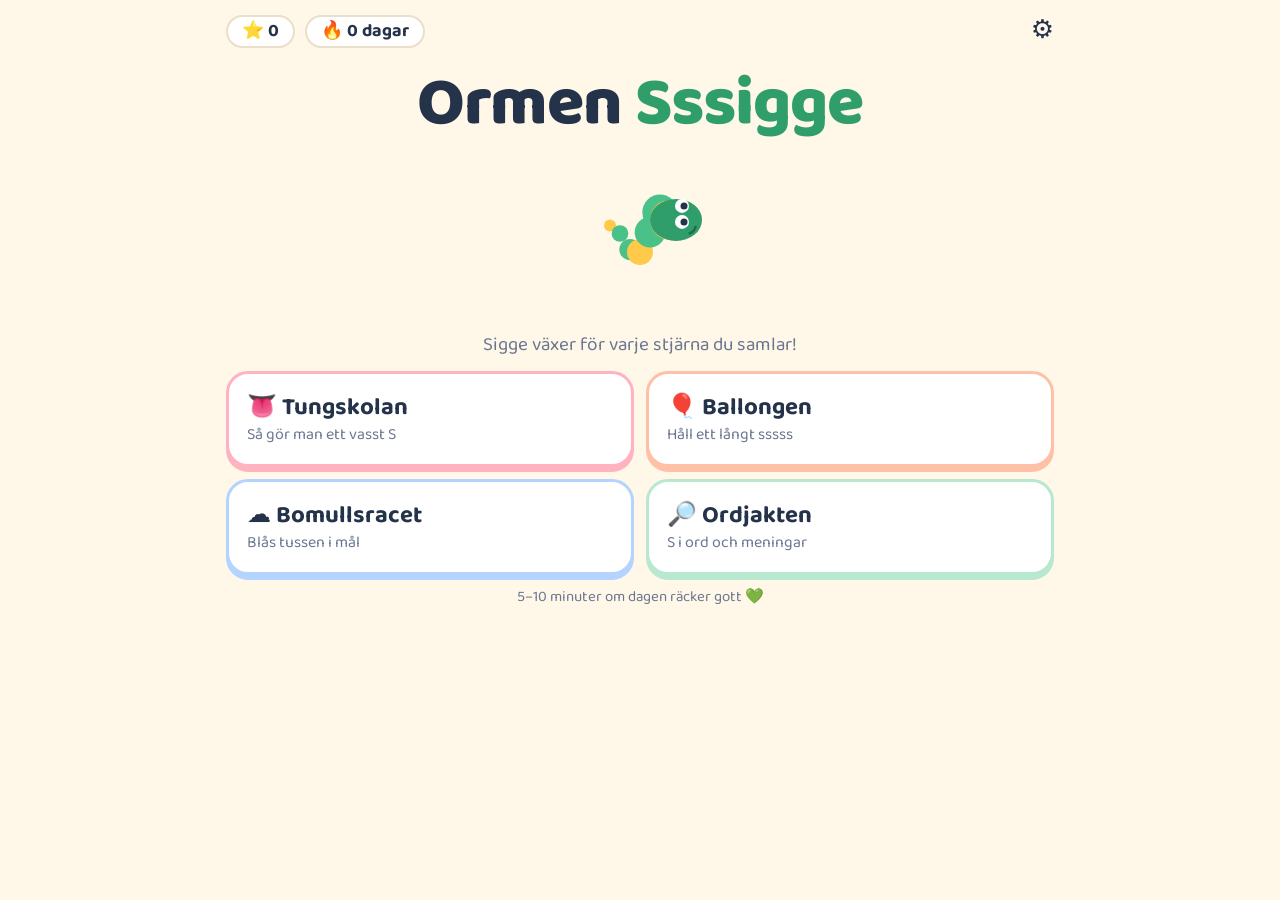
<file: ormen-sigge/index.html>
<!DOCTYPE html>
<html lang="sv">
<head>
  <meta charset="utf-8">
  <meta name="viewport" content="width=device-width, initial-scale=1.0, viewport-fit=cover">
  <meta name="apple-mobile-web-app-capable" content="yes">
  <meta name="theme-color" content="#2f9e6a">
  <title>Ormen Sigge</title>
  <link rel="preconnect" href="https://fonts.googleapis.com">
  <link href="https://fonts.googleapis.com/css2?family=Baloo+2:wght@500;700;800&display=swap" rel="stylesheet">
  <link rel="stylesheet" href="style.css">
</head>
<body>

<!-- ============ HEM ============ -->
<section id="home" class="screen active">
  <div class="top">
    <div class="pill" id="starsPill">⭐ 0</div>
    <div class="pill" id="streakPill">🔥 0 dagar</div>
    <button class="icon" data-go="settings" aria-label="Inställningar">⚙️</button>
  </div>
  <h1 class="logo">Ormen <span>Sssigge</span></h1>
  <canvas id="snakeHome" width="700" height="170"></canvas>
  <p class="sub" id="homeMsg">Sigge växer för varje stjärna du samlar!</p>
  <div class="menu">
    <button class="card c1" data-go="learn"><b>👅 Tungskolan</b><small>Så gör man ett vasst S</small></button>
    <button class="card c2" data-go="balloon"><b>🎈 Ballongen</b><small>Håll ett långt sssss</small></button>
    <button class="card c3" data-go="race"><b>☁️ Bomullsracet</b><small>Blås tussen i mål</small></button>
    <button class="card c4" data-go="words"><b>🔎 Ordjakten</b><small>S i ord och meningar</small></button>
  </div>
  <p class="tiny">5–10 minuter om dagen räcker gott 💚</p>
</section>

<!-- ============ TUNGSKOLAN ============ -->
<section id="learn" class="screen">
  <div class="top"><button class="back" data-go="home">← Hem</button><h2>👅 Tungskolan</h2></div>
  <div class="steps" id="steps"></div>
  <div class="stepnav">
    <button class="btn ghost" id="stepPrev">←</button>
    <span id="stepDots"></span>
    <button class="btn" id="stepNext">Nästa →</button>
  </div>
</section>

<!-- ============ BALLONGEN ============ -->
<section id="balloon" class="screen">
  <div class="top"><button class="back" data-go="home">← Hem</button><h2>🎈 Ballongen</h2><div class="pill" id="balLevel">Nivå 1</div></div>
  <p class="sub" id="balGoal">Blås upp ballongen med ett vasst <b>sssss</b>!</p>
  <div class="balloonStage" id="balStage">
    <svg viewBox="0 0 200 260" id="balSvg">
      <g id="balG">
        <path id="balString" d="M100 190 Q 92 215 104 235 T 100 260" stroke="#7a6a55" stroke-width="2" fill="none"/>
        <ellipse id="balBody" cx="100" cy="110" rx="70" ry="80" fill="#ff6b6b"/>
        <ellipse cx="75" cy="80" rx="14" ry="22" fill="#fff" opacity=".35"/>
        <path d="M93 188 L107 188 L100 198 Z" fill="#e05555"/>
      </g>
    </svg>
    <div class="leak" id="balLeak">psssh…</div>
  </div>
  <div class="meter" id="balMeter"></div>
  <p class="hint" id="balHint">Tryck på knappen och säg ssssss</p>
  <button class="btn big" id="balStart">🎤 Börja</button>
</section>

<!-- ============ BOMULLSRACET ============ -->
<section id="race" class="screen">
  <div class="top"><button class="back" data-go="home">← Hem</button><h2>☁️ Bomullsracet</h2><div class="pill" id="raceLevel">Bana 1</div></div>
  <p class="sub">Säg <b>ssss</b> när det är <span class="g">grönt</span> – <b>tyst</b> när det är <span class="r">rött</span>!</p>
  <canvas id="raceCanvas" width="800" height="320"></canvas>
  <div class="meter" id="raceMeter"></div>
  <div class="row">
    <div class="pill" id="raceTime">0.0 s</div>
    <button class="btn big" id="raceStart">🏁 Starta</button>
    <div class="pill" id="raceBest">Rekord: –</div>
  </div>
</section>

<!-- ============ ORDJAKTEN ============ -->
<section id="words" class="screen">
  <div class="top"><button class="back" data-go="home">← Hem</button><h2>🔎 Ordjakten</h2></div>
  <div id="catList" class="menu"></div>
  <div id="round" class="hidden">
    <div class="progress"><div id="roundBar"></div></div>
    <div class="wordcard">
      <div class="emoji" id="wEmoji">☀️</div>
      <div class="word" id="wText">sol</div>
    </div>
    <div class="meter" id="wordMeter"></div>
    <div id="wResult" class="result"></div>
    <div class="row" id="wButtons">
      <button class="btn big" id="wSay">🎤 Säg det!</button>
    </div>
    <div class="row hidden" id="wAfter">
      <button class="btn ghost" id="wListen">🎧 Lyssna på dig</button>
      <button class="btn ghost" id="wAgain">🔁 Igen</button>
      <button class="btn ghost" id="wOk" title="För den vuxna">👍 Lät bra!</button>
      <button class="btn" id="wNext">Nästa →</button>
    </div>
  </div>
</section>

<!-- ============ INSTÄLLNINGAR ============ -->
<section id="settings" class="screen">
  <div class="top"><button class="back" data-go="home">← Hem</button><h2>⚙️ För vuxna</h2></div>
  <div class="panel">
    <h3>Hur noga ska Sigge vara?</h3>
    <div class="seg" id="strictSeg">
      <button data-v="0">Snäll</button><button data-v="1">Lagom</button><button data-v="2">Sträng</button>
    </div>
    <p class="tiny">Börja på <b>Lagom</b>. Om ett S som du tycker låter bra inte godkänns – välj Snäll. Om läspiga S slinker igenom – välj Sträng.</p>
    <h3>Mikrofontest</h3>
    <div class="meter" id="setMeter"></div>
    <p class="mono" id="setDebug">Mikrofonen är inte igång.</p>
    <button class="btn" id="setMic">🎤 Starta mikrofon</button>
  </div>
  <div class="panel">
    <h3>Så funkar det</h3>
    <p>Spelet lyssnar på frekvenserna i S-ljudet. Ett vasst <b>[s]</b> har sin energi högt upp (ca 4,5–11 kHz) och ett tydligt glapp ner mot mellanregistret. Ett <b>läspande S</b> (tungan mellan tänderna) låter luftigt och platt, och ett <b>sidoläsp</b> (luften ut på sidan) blir "slaskigt" och glider mot <i>sch</i>.</p>
    <p>Mätaren är ett hjälpmedel – ditt öra är facit. Använd <b>👍 Lät bra!</b> när Sigge har fel. Stäng av brus­reducering/AirPods; spelet funkar bäst med enhetens inbyggda mikrofon, ca 20–40 cm från munnen.</p>
    <p>Om läspet sitter i efter några veckors övning, eller om det är sidoläsp, är det värt att prata med logoped.</p>
    <button class="btn ghost" id="resetBtn">Nollställ stjärnor</button>
  </div>
</section>

<!-- Mikrofon-tillstånd -->
<div id="micGate" class="overlay hidden">
  <div class="dialog">
    <div class="emoji">🐍🎤</div>
    <h2>Sigge vill lyssna!</h2>
    <p>Jag behöver mikrofonen för att höra dina S. Inget spelas in eller skickas någonstans.</p>
    <button class="btn big" id="micAllow">Okej, kör!</button>
    <p class="tiny" id="micErr"></p>
  </div>
</div>

<canvas id="confetti"></canvas>
<div id="toast"></div>

<script src="audio.js"></script>
<script src="app.js"></script>
</body>
</html>
</file>
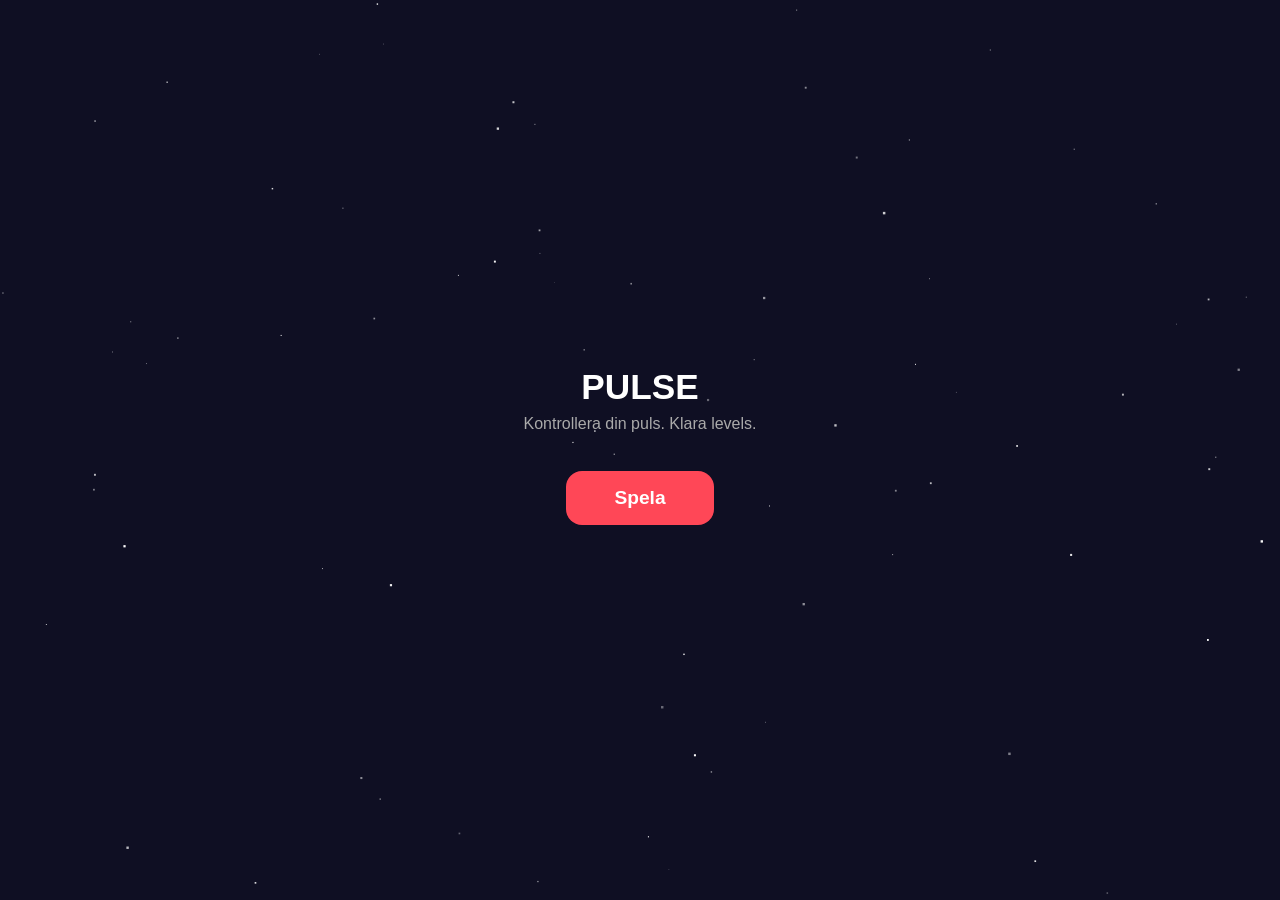
<file: pulse-game/index.html>
<!DOCTYPE html>
<html lang="sv">
<head>
  <meta charset="utf-8">
  <meta name="viewport" content="width=device-width, initial-scale=1.0, user-scalable=no">
  <title>Pulse — Biofeedback-spel</title>
  <style>
    * { margin: 0; padding: 0; box-sizing: border-box; }
    body {
      font-family: -apple-system, BlinkMacSystemFont, sans-serif;
      background: #0f0f23;
      color: #fff;
      min-height: 100vh;
      display: flex;
      flex-direction: column;
      align-items: center;
      overflow: hidden;
      touch-action: manipulation;
      -webkit-tap-highlight-color: transparent;
    }

    #gameCanvas { width: 100vw; height: 100vh; display: block; }

    .overlay {
      position: fixed;
      top: 0; left: 0; right: 0; bottom: 0;
      display: flex;
      flex-direction: column;
      align-items: center;
      justify-content: center;
      pointer-events: none;
      z-index: 10;
    }
    .overlay > * { pointer-events: auto; }

    .screen { display: none; flex-direction: column; align-items: center; text-align: center; padding: 20px; }
    .screen.active { display: flex; }

    h1 { font-size: 2.2em; margin-bottom: 8px; }
    h2 { font-size: 1.6em; margin-bottom: 12px; }
    .subtitle { color: #aaa; font-size: 1em; margin-bottom: 30px; }

    .btn {
      padding: 16px 48px;
      font-size: 1.2em;
      border: none;
      border-radius: 16px;
      color: #fff;
      cursor: pointer;
      font-weight: 700;
      margin: 8px;
      transition: transform 0.1s;
    }
    .btn:active { transform: scale(0.94); }
    .btn-primary { background: #ff4757; }
    .btn-secondary { background: #2ed573; }
    .btn-ghost { background: rgba(255,255,255,0.1); font-size: 1em; padding: 12px 24px; }

    /* HUD */
    .hud {
      position: fixed;
      top: 0; left: 0; right: 0;
      padding: 16px 20px;
      display: none;
      justify-content: space-between;
      align-items: center;
      z-index: 20;
      background: linear-gradient(to bottom, rgba(15,15,35,0.9), transparent);
    }
    .hud.visible { display: flex; }
    .hud-item { text-align: center; }
    .hud-label { font-size: 0.7em; color: #aaa; text-transform: uppercase; letter-spacing: 1px; }
    .hud-value { font-size: 1.5em; font-weight: 800; }
    .hud-value.bpm { color: #ff4757; }
    .hud-value.timer { color: #ffa502; }
    .hud-value.level { color: #2ed573; }

    /* Phase indicator */
    .phase-bar {
      position: fixed;
      bottom: 0; left: 0; right: 0;
      padding: 12px 20px;
      text-align: center;
      z-index: 20;
      font-weight: 700;
      font-size: 0.9em;
      background: linear-gradient(to top, rgba(15,15,35,0.9), transparent);
      display: none;
    }
    .phase-bar.visible { display: block; }
    .phase-bar.stabilizing { color: #ffa502; }
    .phase-bar.playing { color: #2ed573; }
    .phase-bar.measuring { color: #ff4757; }

    /* Center message */
    .center-msg {
      position: fixed;
      top: 50%; left: 50%;
      transform: translate(-50%, -50%);
      text-align: center;
      z-index: 25;
      display: none;
    }
    .center-msg.visible { display: block; }
    .center-msg .big { font-size: 3em; font-weight: 900; margin-bottom: 8px; }
    .center-msg .detail { font-size: 1.2em; color: #ccc; }

    /* Target zone indicator */
    .target-badge {
      position: fixed;
      right: 16px;
      top: 50%;
      transform: translateY(-50%);
      background: rgba(255,255,255,0.08);
      border: 2px solid rgba(46,213,115,0.5);
      border-radius: 12px;
      padding: 10px 14px;
      text-align: center;
      z-index: 15;
      display: none;
    }
    .target-badge.visible { display: block; }
    .target-badge .target-label { font-size: 0.65em; color: #aaa; text-transform: uppercase; }
    .target-badge .target-value { font-size: 1.4em; font-weight: 800; color: #2ed573; }

    /* Result */
    .result-icon { font-size: 4em; margin-bottom: 10px; }
    .result-bpm { font-size: 3em; font-weight: 900; color: #ff4757; }
    .result-bpm .unit { font-size: 0.35em; color: #aaa; }
    .stars { font-size: 2.5em; margin: 12px 0; }

    /* Level select */
    .level-list { display: flex; flex-direction: column; gap: 10px; width: 100%; max-width: 320px; margin: 10px 0; }
    .level-card {
      background: rgba(255,255,255,0.06);
      border: 2px solid rgba(255,255,255,0.1);
      border-radius: 14px;
      padding: 14px 18px;
      display: flex;
      justify-content: space-between;
      align-items: center;
      cursor: pointer;
      transition: border-color 0.2s, transform 0.1s;
    }
    .level-card:active { transform: scale(0.97); }
    .level-card.locked { opacity: 0.4; pointer-events: none; }
    .level-card.completed { border-color: #2ed573; }
    .level-card .lc-left { text-align: left; }
    .level-card .lc-name { font-weight: 700; font-size: 1.05em; }
    .level-card .lc-desc { font-size: 0.8em; color: #aaa; }
    .level-card .lc-stars { font-size: 1.2em; }

    video, canvas#capture { display: none; }
  </style>
</head>
<body>
  <canvas id="gameCanvas"></canvas>

  <!-- HUD -->
  <div class="hud" id="hud">
    <div class="hud-item"><div class="hud-label">Level</div><div class="hud-value level" id="hudLevel">1</div></div>
    <div class="hud-item"><div class="hud-label">Puls</div><div class="hud-value bpm" id="hudBpm">--</div></div>
    <div class="hud-item"><div class="hud-label">Tid</div><div class="hud-value timer" id="hudTimer">--</div></div>
  </div>

  <!-- Target badge -->
  <div class="target-badge" id="targetBadge">
    <div class="target-label">Mål</div>
    <div class="target-value" id="targetValue">100</div>
    <div class="target-label">BPM</div>
  </div>

  <!-- Phase bar (bottom) -->
  <div class="phase-bar" id="phaseBar"></div>

  <!-- Center message -->
  <div class="center-msg" id="centerMsg">
    <div class="big" id="centerBig"></div>
    <div class="detail" id="centerDetail"></div>
  </div>

  <div class="overlay">
    <!-- MENU -->
    <div class="screen active" id="menuScreen">
      <h1>PULSE</h1>
      <div class="subtitle">Kontrollera din puls. Klara levels.</div>
      <button class="btn btn-primary" onclick="showLevels()">Spela</button>
    </div>

    <!-- LEVELS -->
    <div class="screen" id="levelsScreen">
      <h2>Välj Level</h2>
      <div class="level-list" id="levelList"></div>
      <button class="btn btn-ghost" onclick="showScreen('menuScreen')">Tillbaka</button>
    </div>

    <!-- MISSION BRIEFING -->
    <div class="screen" id="missionScreen">
      <div class="subtitle">UPPDRAG</div>
      <h2 id="missionTitle"></h2>
      <div class="detail" id="missionDesc" style="color:#aaa; margin-bottom:12px;"></div>
      <div class="detail" style="color:#ffa502; margin-bottom:24px; font-size:0.9em;">Håll fingret över kameran + blixten under hela leveln</div>
      <button class="btn btn-primary" onclick="beginLevel()">Kör!</button>
    </div>

    <!-- RESULT -->
    <div class="screen" id="resultScreen">
      <div class="result-icon" id="resultIcon"></div>
      <h2 id="resultTitle"></h2>
      <div class="result-bpm" id="resultBpm"></div>
      <div class="stars" id="resultStars"></div>
      <div class="subtitle" id="resultMsg"></div>
      <button class="btn btn-secondary" id="resultNextBtn" onclick="nextAfterResult()">Nästa level</button>
      <button class="btn btn-ghost" onclick="stopCamera(); showLevels()" style="margin-top:4px;">Alla levels</button>
    </div>
  </div>

  <video id="video" playsinline autoplay muted></video>
  <canvas id="capture"></canvas>

  <script>
    // ===================== LEVELS =====================
    const LEVELS = [
      {
        id: 1, name: "Uppvärmning", type: "raise", target: 90,
        totalTime: 50, measureTime: 10,
        desc: "Höj pulsen till minst 90 BPM! Spring på stället, hoppa, gör armhävningar.",
        briefing: "Höj pulsen till 90 BPM"
      },
      {
        id: 2, name: "Springer du?", type: "raise", target: 105,
        totalTime: 55, measureTime: 10,
        desc: "Nu ska du upp i 105! Spring snabbare, gör burpees, hoppa högt.",
        briefing: "Höj pulsen till 105 BPM"
      },
      {
        id: 3, name: "Lugna ner dig", type: "lower", target: 75,
        totalTime: 70, measureTime: 15,
        desc: "Andas lugnt och djupt. Blunda. Sänk pulsen till under 75 BPM.",
        briefing: "Sänk pulsen till 75 BPM"
      },
      {
        id: 4, name: "Full gas!", type: "raise", target: 120,
        totalTime: 60, measureTime: 10,
        desc: "Allt du har! Spring, hoppa, dansa — upp till 120 BPM!",
        briefing: "Höj pulsen till 120 BPM"
      },
      {
        id: 5, name: "Zen-mästaren", type: "lower", target: 65,
        totalTime: 90, measureTime: 15,
        desc: "Riktigt lugn nu. Andas in 4 sek, ut 6 sek. Sikta på under 65.",
        briefing: "Sänk pulsen till 65 BPM"
      },
      {
        id: 6, name: "Precision", type: "precision", targetLow: 80, targetHigh: 90,
        totalTime: 70, measureTime: 15,
        desc: "Håll pulsen mellan 80-90 BPM. Inte för högt, inte för lågt!",
        briefing: "Håll pulsen på 80–90 BPM"
      }
    ];

    // ===================== STATE =====================
    let gameState = 'menu';
    let currentLevel = null;
    let timeRemaining = 0;
    let timerInterval = null;
    let progress = loadProgress();
    let inMeasureZone = false;

    // PPG
    let stream = null;
    let ppgActive = false;
    let redValues = [];
    let timestamps = [];
    let lastBPM = 0;
    let fingerDetected = false;
    let signalStable = false;
    let measureZoneReadings = [];

    // Canvas / visuals
    const gameCanvas = document.getElementById('gameCanvas');
    const gCtx = gameCanvas.getContext('2d');
    const video = document.getElementById('video');
    const capture = document.getElementById('capture');
    const capCtx = capture.getContext('2d', { willReadFrequently: true });
    capture.width = 40;
    capture.height = 40;

    let rocketY = 0.5;
    let rocketTargetY = 0.5;
    let rocketTrail = [];
    let bgStars = [];

    // ===================== INIT =====================
    function init() {
      resizeCanvas();
      window.addEventListener('resize', resizeCanvas);
      generateStars();
      requestAnimationFrame(gameLoop);
    }

    function resizeCanvas() {
      gameCanvas.width = window.innerWidth * (window.devicePixelRatio || 1);
      gameCanvas.height = window.innerHeight * (window.devicePixelRatio || 1);
    }

    function generateStars() {
      bgStars = [];
      for (let i = 0; i < 80; i++) {
        bgStars.push({ x: Math.random(), y: Math.random(), size: Math.random() * 2 + 0.5, tw: Math.random() * Math.PI * 2 });
      }
    }

    // ===================== SAVE/LOAD =====================
    function loadProgress() {
      try { return JSON.parse(localStorage.getItem('pulse_progress')) || {}; }
      catch { return {}; }
    }
    function saveProgress() {
      localStorage.setItem('pulse_progress', JSON.stringify(progress));
    }

    function getLevelStars(levelId, bpm) {
      const level = LEVELS.find(l => l.id === levelId);
      if (!level) return 0;
      if (level.type === 'raise') {
        if (bpm < level.target) return 0;
        if (bpm >= level.target + 15) return 3;
        if (bpm >= level.target + 5) return 2;
        return 1;
      } else if (level.type === 'lower') {
        if (bpm > level.target) return 0;
        if (bpm <= level.target - 10) return 3;
        if (bpm <= level.target - 3) return 2;
        return 1;
      } else {
        if (bpm < level.targetLow || bpm > level.targetHigh) return 0;
        const mid = (level.targetLow + level.targetHigh) / 2;
        const diff = Math.abs(bpm - mid);
        if (diff <= 2) return 3;
        if (diff <= 4) return 2;
        return 1;
      }
    }

    // ===================== SCREENS =====================
    function showScreen(id) {
      document.querySelectorAll('.screen').forEach(s => s.classList.remove('active'));
      if (id) document.getElementById(id).classList.add('active');
      document.getElementById('hud').classList.remove('visible');
      document.getElementById('targetBadge').classList.remove('visible');
      setPhaseBar(null);
      hideCenterMsg();
    }

    function showLevels() {
      gameState = 'levels';
      showScreen('levelsScreen');
      renderLevelList();
    }

    function renderLevelList() {
      const list = document.getElementById('levelList');
      list.innerHTML = '';
      LEVELS.forEach((level, i) => {
        const unlocked = i === 0 || progress[LEVELS[i - 1].id];
        const completed = progress[level.id];
        const sc = completed ? completed.stars : 0;
        const card = document.createElement('div');
        card.className = 'level-card' + (unlocked ? '' : ' locked') + (completed ? ' completed' : '');
        card.innerHTML = `
          <div class="lc-left">
            <div class="lc-name">${level.id}. ${level.name}</div>
            <div class="lc-desc">${level.briefing}</div>
          </div>
          <div class="lc-stars">${sc > 0 ? '⭐'.repeat(sc) : (unlocked ? '→' : '🔒')}</div>`;
        if (unlocked) card.onclick = () => startLevel(level);
        list.appendChild(card);
      });
    }

    // ===================== GAME FLOW =====================
    function startLevel(level) {
      currentLevel = level;
      gameState = 'mission';
      showScreen('missionScreen');
      document.getElementById('missionTitle').textContent = level.briefing;
      document.getElementById('missionDesc').textContent = level.desc;

      rocketY = 0.5;
      rocketTargetY = 0.5;
      rocketTrail = [];
      lastBPM = 0;
      signalStable = false;
      measureZoneReadings = [];
      inMeasureZone = false;
    }

    async function beginLevel() {
      gameState = 'playing';
      showScreen(null);

      // Show HUD + target
      document.getElementById('hud').classList.add('visible');
      document.getElementById('hudLevel').textContent = currentLevel.id;
      document.getElementById('hudBpm').textContent = '--';
      document.getElementById('hudTimer').textContent = currentLevel.totalTime + 's';

      const badge = document.getElementById('targetBadge');
      badge.classList.add('visible');
      document.getElementById('targetValue').textContent =
        currentLevel.type === 'precision'
          ? `${currentLevel.targetLow}–${currentLevel.targetHigh}`
          : currentLevel.target;

      setPhaseBar('stabilizing', 'Startar kamera...');

      // Start camera
      try {
        stream = await navigator.mediaDevices.getUserMedia({
          video: { facingMode: 'environment', width: { ideal: 40 }, height: { ideal: 40 } }
        });
        video.srcObject = stream;
        await video.play();
        const track = stream.getVideoTracks()[0];
        try { await track.applyConstraints({ advanced: [{ torch: true }] }); } catch(e) {}

        ppgActive = true;
        redValues = [];
        timestamps = [];
        signalStable = false;

        setPhaseBar('stabilizing', 'Lägg fingret på kameran... väntar på signal');
        requestAnimationFrame(processPPG);

        // Wait for stable signal, then start timer
        waitForStableSignal();

      } catch (err) {
        showCenterMsg('Kamerafel', err.message);
        setTimeout(() => startLevel(currentLevel), 2500);
      }
    }

    function waitForStableSignal() {
      if (gameState !== 'playing') return;
      if (signalStable) {
        startGameTimer();
        return;
      }
      // Check again in 500ms
      setTimeout(() => waitForStableSignal(), 500);
    }

    function startGameTimer() {
      timeRemaining = currentLevel.totalTime;
      updateTimerDisplay();

      showCenterMsg('KÖR!', currentLevel.type === 'raise' ? 'Höj pulsen!' : (currentLevel.type === 'lower' ? 'Lugna ner dig!' : 'Håll balansen!'));
      setPhaseBar('playing', 'Raketen visar din puls — rör dig!');
      setTimeout(() => hideCenterMsg(), 1200);

      timerInterval = setInterval(() => {
        timeRemaining--;
        updateTimerDisplay();

        // Enter measure zone
        if (!inMeasureZone && timeRemaining <= currentLevel.measureTime) {
          inMeasureZone = true;
          measureZoneReadings = [];
          showCenterMsg('MÄTZON!', 'Nu räknas det!');
          setPhaseBar('measuring', `MÄTZON — ${currentLevel.measureTime} sek kvar`);
          setTimeout(() => hideCenterMsg(), 1500);
        }

        // Update phase bar during measure zone
        if (inMeasureZone) {
          setPhaseBar('measuring', `MÄTZON — ${timeRemaining} sek kvar`);
        }

        // Warning
        if (timeRemaining === currentLevel.measureTime + 5 && !inMeasureZone) {
          showCenterMsg('Mätzon snart!', 'Gör dig redo');
          setTimeout(() => hideCenterMsg(), 2000);
        }

        if (timeRemaining <= 0) {
          clearInterval(timerInterval);
          timerInterval = null;
          finishLevel();
        }
      }, 1000);
    }

    function updateTimerDisplay() {
      const el = document.getElementById('hudTimer');
      el.textContent = timeRemaining + 's';
      // Highlight timer during measure zone
      el.style.color = inMeasureZone ? '#ff4757' : '#ffa502';
    }

    function finishLevel() {
      ppgActive = false;
      inMeasureZone = false;
      stopCamera();

      // Calculate final BPM from measure zone readings
      let finalBPM = 0;
      if (measureZoneReadings.length > 0) {
        const sorted = [...measureZoneReadings].sort((a, b) => a - b);
        finalBPM = sorted[Math.floor(sorted.length / 2)];
      } else if (lastBPM > 0) {
        finalBPM = lastBPM;
      }

      showResult(finalBPM);
    }

    function stopCamera() {
      ppgActive = false;
      if (stream) {
        stream.getTracks().forEach(t => t.stop());
        stream = null;
      }
    }

    function showResult(bpm) {
      gameState = 'result';
      showScreen('resultScreen');

      const sc = getLevelStars(currentLevel.id, bpm);
      const passed = sc > 0;

      document.getElementById('resultIcon').textContent = passed ? '🚀' : '💔';
      document.getElementById('resultTitle').textContent = passed ? 'Klarat!' : 'Inte riktigt...';
      document.getElementById('resultBpm').innerHTML = `${bpm || '?'}<span class="unit"> BPM</span>`;
      document.getElementById('resultStars').textContent = sc > 0 ? '⭐'.repeat(sc) + '☆'.repeat(3 - sc) : '☆☆☆';

      if (passed) {
        let msg = '';
        if (currentLevel.type === 'raise') msg = `Mål: ${currentLevel.target}+ BPM`;
        else if (currentLevel.type === 'lower') msg = `Mål: under ${currentLevel.target} BPM`;
        else msg = `Mål: ${currentLevel.targetLow}–${currentLevel.targetHigh} BPM`;
        document.getElementById('resultMsg').textContent = msg;

        if (!progress[currentLevel.id] || progress[currentLevel.id].stars < sc) {
          progress[currentLevel.id] = { stars: sc, bpm };
          saveProgress();
        }

        const nextLevel = LEVELS.find(l => l.id === currentLevel.id + 1);
        document.getElementById('resultNextBtn').textContent = nextLevel ? 'Nästa level' : 'Alla klara!';
      } else {
        let msg = '';
        if (currentLevel.type === 'raise') msg = `Du behövde ${currentLevel.target}+ BPM — försök igen!`;
        else if (currentLevel.type === 'lower') msg = `Du behövde under ${currentLevel.target} BPM — försök igen!`;
        else msg = `Du behövde ${currentLevel.targetLow}–${currentLevel.targetHigh} BPM — försök igen!`;
        document.getElementById('resultMsg').textContent = msg;
        document.getElementById('resultNextBtn').textContent = 'Försök igen';
      }
    }

    function nextAfterResult() {
      stopCamera();
      const sc = getLevelStars(currentLevel.id, lastBPM);
      if (sc > 0) {
        const next = LEVELS.find(l => l.id === currentLevel.id + 1);
        if (next) startLevel(next);
        else showLevels();
      } else {
        startLevel(currentLevel);
      }
    }

    // ===================== UI HELPERS =====================
    function showCenterMsg(big, detail) {
      document.getElementById('centerBig').textContent = big;
      document.getElementById('centerDetail').textContent = detail || '';
      document.getElementById('centerMsg').classList.add('visible');
    }
    function hideCenterMsg() {
      document.getElementById('centerMsg').classList.remove('visible');
    }

    function setPhaseBar(phase, text) {
      const bar = document.getElementById('phaseBar');
      if (!phase) { bar.classList.remove('visible'); return; }
      bar.className = 'phase-bar visible ' + phase;
      bar.textContent = text;
    }

    // ===================== PPG / PULSE =====================
    function processPPG() {
      if (!ppgActive) return;

      capCtx.drawImage(video, 0, 0, capture.width, capture.height);
      const frame = capCtx.getImageData(0, 0, capture.width, capture.height);
      const data = frame.data;

      let totalR = 0, totalG = 0, totalB = 0;
      const pixels = data.length / 4;
      for (let i = 0; i < data.length; i += 4) {
        totalR += data[i];
        totalG += data[i + 1];
        totalB += data[i + 2];
      }
      const avgR = totalR / pixels;
      const avgG = totalG / pixels;
      const avgB = totalB / pixels;

      const brightness = (avgR + avgG + avgB) / 3;
      const redRatio = avgR / (avgR + avgG + avgB);
      fingerDetected = brightness > 50 && redRatio > 0.4;

      const now = performance.now();

      if (fingerDetected) {
        redValues.push(avgR);
        timestamps.push(now);

        // Keep 10 sec window
        const cutoff = now - 10000;
        while (timestamps.length > 0 && timestamps[0] < cutoff) {
          timestamps.shift();
          redValues.shift();
        }

        // Need 3+ sec of data for BPM
        if (timestamps.length > 0 && (now - timestamps[0]) > 3000) {
          const bpm = calculateBPM();
          if (bpm > 40 && bpm < 200) {
            lastBPM = bpm;
            document.getElementById('hudBpm').textContent = bpm;
            updateRocketFromBPM(bpm);

            // Mark signal as stable after first valid reading (~5 sec)
            if (!signalStable && (now - timestamps[0]) > 5000) {
              signalStable = true;
            }

            // Collect readings during measure zone
            if (inMeasureZone) {
              measureZoneReadings.push(bpm);
            }
          }
        }

        // Phase bar feedback
        if (!signalStable && gameState === 'playing') {
          const elapsed = timestamps.length > 0 ? (now - timestamps[0]) / 1000 : 0;
          setPhaseBar('stabilizing', `Stabiliserar signal... ${Math.min(100, Math.round(elapsed / 5 * 100))}%`);
        }

      } else {
        // Finger lost
        if (gameState === 'playing') {
          if (signalStable && !inMeasureZone) {
            setPhaseBar('stabilizing', 'Finger borta — lägg tillbaka!');
          } else if (inMeasureZone) {
            setPhaseBar('measuring', 'MÄTZON — lägg tillbaka fingret!');
          } else {
            setPhaseBar('stabilizing', 'Lägg fingret på kameran...');
          }
        }
        redValues = [];
        timestamps = [];
      }

      requestAnimationFrame(processPPG);
    }

    function calculateBPM() {
      if (redValues.length < 30) return 0;

      // Smooth
      const windowSize = 5;
      const smoothed = [];
      for (let i = 0; i < redValues.length; i++) {
        let sum = 0, count = 0;
        for (let j = Math.max(0, i - windowSize); j <= Math.min(redValues.length - 1, i + windowSize); j++) {
          sum += redValues[j]; count++;
        }
        smoothed.push(sum / count);
      }

      // Detrend
      const detrended = [];
      const tw = 30;
      for (let i = 0; i < smoothed.length; i++) {
        let ts = 0, tc = 0;
        for (let j = Math.max(0, i - tw); j <= Math.min(smoothed.length - 1, i + tw); j++) {
          ts += smoothed[j]; tc++;
        }
        detrended.push(smoothed[i] - ts / tc);
      }

      // Find peaks
      const peaks = [];
      for (let i = 1; i < detrended.length - 1; i++) {
        if (detrended[i] > detrended[i - 1] && detrended[i] > detrended[i + 1] && detrended[i] > 0) {
          const localMax = Math.max(...detrended.slice(Math.max(0, i - 10), i + 10));
          if (detrended[i] > localMax * 0.6) peaks.push(i);
        }
      }

      // Filter close peaks
      const fp = [peaks[0]];
      for (let i = 1; i < peaks.length; i++) {
        if (timestamps[peaks[i]] - timestamps[fp[fp.length - 1]] > 300) fp.push(peaks[i]);
      }
      if (fp.length < 2) return 0;

      // Average interval
      let total = 0, cnt = 0;
      for (let i = 1; i < fp.length; i++) {
        const iv = timestamps[fp[i]] - timestamps[fp[i - 1]];
        if (iv > 300 && iv < 1500) { total += iv; cnt++; }
      }
      if (cnt === 0) return 0;
      return Math.round(60000 / (total / cnt));
    }

    function updateRocketFromBPM(bpm) {
      if (!currentLevel) return;
      if (currentLevel.type === 'raise') {
        rocketTargetY = Math.max(0.1, Math.min(0.9, (bpm - 50) / 100));
      } else if (currentLevel.type === 'lower') {
        rocketTargetY = Math.max(0.1, Math.min(0.9, 1 - (bpm - 40) / 100));
      } else {
        const mid = (currentLevel.targetLow + currentLevel.targetHigh) / 2;
        rocketTargetY = Math.max(0.1, Math.min(0.9, 0.5 + (bpm - mid) / 60));
      }
    }

    // ===================== RENDERING =====================
    function gameLoop(time) {
      const w = gameCanvas.width;
      const h = gameCanvas.height;
      const dpr = window.devicePixelRatio || 1;

      gCtx.fillStyle = '#0f0f23';
      gCtx.fillRect(0, 0, w, h);

      // Stars
      bgStars.forEach(s => {
        const alpha = 0.3 + 0.7 * Math.abs(Math.sin(time * 0.001 + s.tw));
        gCtx.fillStyle = `rgba(255,255,255,${alpha})`;
        gCtx.fillRect(s.x * w, s.y * h, s.size * dpr, s.size * dpr);
      });

      // Target zone
      if (gameState === 'playing' && currentLevel) {
        drawTargetZone(w, h, dpr);

        // Measure zone overlay
        if (inMeasureZone) {
          gCtx.fillStyle = 'rgba(255, 71, 87, 0.04)';
          gCtx.fillRect(0, 0, w, h);
          // Pulsing border
          const pulse = 0.3 + 0.2 * Math.sin(time * 0.005);
          gCtx.strokeStyle = `rgba(255, 71, 87, ${pulse})`;
          gCtx.lineWidth = 4 * dpr;
          gCtx.strokeRect(2 * dpr, 2 * dpr, w - 4 * dpr, h - 4 * dpr);
        }
      }

      // Rocket (visible during playing and result)
      if (gameState === 'playing' || gameState === 'result') {
        rocketY += (rocketTargetY - rocketY) * 0.05;
        rocketTrail.push({ x: w * 0.15, y: h * (1 - rocketY), time });
        if (rocketTrail.length > 30) rocketTrail.shift();
        drawRocket(w, h, time, dpr);
      }

      requestAnimationFrame(gameLoop);
    }

    function drawTargetZone(w, h, dpr) {
      let zoneTop, zoneBottom;
      if (currentLevel.type === 'raise') {
        const targetNorm = (currentLevel.target - 50) / 100;
        zoneTop = h * (1 - 0.9);
        zoneBottom = h * (1 - targetNorm);
      } else if (currentLevel.type === 'lower') {
        const targetNorm = 1 - (currentLevel.target - 40) / 100;
        zoneTop = h * (1 - 0.9);
        zoneBottom = h * (1 - targetNorm);
      } else {
        const mid = (currentLevel.targetLow + currentLevel.targetHigh) / 2;
        const lowNorm = 0.5 + (currentLevel.targetLow - mid) / 60;
        const highNorm = 0.5 + (currentLevel.targetHigh - mid) / 60;
        zoneTop = h * (1 - highNorm);
        zoneBottom = h * (1 - lowNorm);
      }

      // Green zone
      const zoneAlpha = inMeasureZone ? 0.15 : 0.08;
      gCtx.fillStyle = `rgba(46, 213, 115, ${zoneAlpha})`;
      gCtx.fillRect(0, zoneTop, w, zoneBottom - zoneTop);

      gCtx.strokeStyle = inMeasureZone ? 'rgba(46,213,115,0.7)' : 'rgba(46,213,115,0.4)';
      gCtx.lineWidth = 2 * dpr;
      gCtx.setLineDash([8 * dpr, 8 * dpr]);
      gCtx.beginPath();
      gCtx.moveTo(0, zoneTop); gCtx.lineTo(w, zoneTop);
      gCtx.moveTo(0, zoneBottom); gCtx.lineTo(w, zoneBottom);
      gCtx.stroke();
      gCtx.setLineDash([]);

      gCtx.fillStyle = inMeasureZone ? 'rgba(46,213,115,0.9)' : 'rgba(46,213,115,0.6)';
      gCtx.font = `bold ${12 * dpr}px -apple-system, sans-serif`;
      gCtx.fillText(inMeasureZone ? 'MÅLZON — RÄKNAS!' : 'MÅLZON', 12 * dpr, zoneTop + 18 * dpr);
    }

    function drawRocket(w, h, time, dpr) {
      const rx = w * 0.15;
      const ry = h * (1 - rocketY);
      const size = 28 * dpr;

      // Trail
      for (let i = 0; i < rocketTrail.length; i++) {
        const t = rocketTrail[i];
        const age = (time - t.time) / 500;
        if (age > 1) continue;
        const alpha = (1 - age) * 0.5;
        const ts = size * 0.3 * (1 - age);
        gCtx.fillStyle = `rgba(255,165,0,${alpha})`;
        gCtx.beginPath();
        gCtx.arc(t.x, t.y + size * 0.3, ts, 0, Math.PI * 2);
        gCtx.fill();
      }

      // Flame
      const fl = size * (0.5 + 0.3 * Math.sin(time * 0.02));
      const grad = gCtx.createLinearGradient(rx, ry + size * 0.3, rx, ry + size * 0.3 + fl);
      grad.addColorStop(0, '#ffa502');
      grad.addColorStop(0.5, '#ff4757');
      grad.addColorStop(1, 'rgba(255,71,87,0)');
      gCtx.fillStyle = grad;
      gCtx.beginPath();
      gCtx.moveTo(rx - size * 0.15, ry + size * 0.25);
      gCtx.lineTo(rx + size * 0.15, ry + size * 0.25);
      gCtx.lineTo(rx, ry + size * 0.25 + fl);
      gCtx.closePath();
      gCtx.fill();

      // Body
      gCtx.fillStyle = '#fff';
      gCtx.beginPath();
      gCtx.moveTo(rx, ry - size * 0.5);
      gCtx.lineTo(rx + size * 0.2, ry + size * 0.15);
      gCtx.lineTo(rx + size * 0.25, ry + size * 0.3);
      gCtx.lineTo(rx - size * 0.25, ry + size * 0.3);
      gCtx.lineTo(rx - size * 0.2, ry + size * 0.15);
      gCtx.closePath();
      gCtx.fill();

      // Nose
      gCtx.fillStyle = '#ff4757';
      gCtx.beginPath();
      gCtx.moveTo(rx, ry - size * 0.5);
      gCtx.lineTo(rx + size * 0.12, ry - size * 0.2);
      gCtx.lineTo(rx - size * 0.12, ry - size * 0.2);
      gCtx.closePath();
      gCtx.fill();

      // Window
      gCtx.fillStyle = '#70a1ff';
      gCtx.beginPath();
      gCtx.arc(rx, ry, size * 0.1, 0, Math.PI * 2);
      gCtx.fill();

      // Fins
      gCtx.fillStyle = '#ff4757';
      gCtx.beginPath();
      gCtx.moveTo(rx - size * 0.2, ry + size * 0.15);
      gCtx.lineTo(rx - size * 0.35, ry + size * 0.35);
      gCtx.lineTo(rx - size * 0.15, ry + size * 0.3);
      gCtx.closePath();
      gCtx.fill();
      gCtx.beginPath();
      gCtx.moveTo(rx + size * 0.2, ry + size * 0.15);
      gCtx.lineTo(rx + size * 0.35, ry + size * 0.35);
      gCtx.lineTo(rx + size * 0.15, ry + size * 0.3);
      gCtx.closePath();
      gCtx.fill();
    }

    // ===================== START =====================
    init();
  </script>
</body>
</html>
</file>
<file: ormen-sigge/style.css>
:root {
  --bg: #fff7e8; --ink: #24324a; --muted: #6b7690;
  --green: #2f9e6a; --green2: #49c189; --red: #ef5b5b; --yellow: #ffc94a; --blue: #4a8cff; --purple: #9b6bff;
  --card: #ffffff; --line: #eadfca;
}
* { box-sizing: border-box; margin: 0; padding: 0; -webkit-tap-highlight-color: transparent; }
html, body { height: 100%; }
body {
  background: var(--bg); color: var(--ink);
  font-family: 'Baloo 2', ui-rounded, system-ui, sans-serif; font-size: 18px; line-height: 1.35;
  overflow-x: hidden; user-select: none; -webkit-user-select: none;
}
button { font: inherit; color: inherit; cursor: pointer; border: 0; background: none; }
.hidden { display: none !important; }

.screen { display: none; max-width: 860px; margin: 0 auto; padding: 14px 16px 40px; min-height: 100%; flex-direction: column; align-items: center; gap: 12px; }
.screen.active { display: flex; }

.top { width: 100%; display: flex; align-items: center; gap: 10px; }
.top h2 { font-size: 26px; flex: 1; }
.pill { background: var(--card); border: 2px solid var(--line); border-radius: 99px; padding: 2px 14px; font-weight: 700; white-space: nowrap; }
.icon { margin-left: auto; font-size: 26px; }
.back { font-weight: 700; color: var(--muted); padding: 4px 6px; }

.logo { font-size: clamp(40px, 9vw, 68px); font-weight: 800; line-height: 1; margin-top: 10px; letter-spacing: -1px; }
.logo span { color: var(--green); }
#snakeHome { width: 100%; max-width: 700px; height: auto; }
.sub { text-align: center; color: var(--muted); font-size: 19px; }
.sub b { color: var(--green); }
.g { color: var(--green); font-weight: 800; }
.r { color: var(--red); font-weight: 800; }
.tiny { font-size: 15px; color: var(--muted); text-align: center; }

.menu { display: grid; grid-template-columns: 1fr 1fr; gap: 12px; width: 100%; }
@media (max-width: 520px) { .menu { grid-template-columns: 1fr; } }
.card {
  background: var(--card); border-radius: 22px; padding: 18px; text-align: left;
  border: 3px solid var(--line); box-shadow: 0 5px 0 var(--line); transition: transform .08s;
  display: flex; flex-direction: column;
}
.card:active { transform: translateY(4px); box-shadow: 0 1px 0 var(--line); }
.card b { font-size: 24px; }
.card small { color: var(--muted); font-size: 16px; }
.card .stars { margin-top: 4px; font-size: 16px; }
.c1 { border-color: #ffb3c1; box-shadow: 0 5px 0 #ffb3c1; }
.c2 { border-color: #ffc0a8; box-shadow: 0 5px 0 #ffc0a8; }
.c3 { border-color: #b4d4ff; box-shadow: 0 5px 0 #b4d4ff; }
.c4 { border-color: #b8e8cf; box-shadow: 0 5px 0 #b8e8cf; }

.btn {
  background: var(--green); color: #fff; font-weight: 800; border-radius: 16px; padding: 10px 20px;
  box-shadow: 0 4px 0 #237a52; transition: transform .08s;
}
.btn:active { transform: translateY(3px); box-shadow: 0 1px 0 #237a52; }
.btn.big { font-size: 24px; padding: 14px 32px; }
.btn.ghost { background: var(--card); color: var(--ink); border: 2px solid var(--line); box-shadow: 0 4px 0 var(--line); }
.btn.listening { background: var(--red); box-shadow: 0 4px 0 #b84040; animation: pulse 1s infinite; }
@keyframes pulse { 50% { transform: scale(1.05); } }
.row { display: flex; gap: 10px; align-items: center; justify-content: center; flex-wrap: wrap; width: 100%; }

/* --- Mätaren --- */
.meter { width: 100%; max-width: 560px; }
.meter .bar { position: relative; height: 34px; border-radius: 17px; overflow: hidden; display: flex; border: 3px solid #fff; box-shadow: 0 2px 8px #0001; }
.meter .z { display: flex; align-items: center; justify-content: center; font-size: 13px; font-weight: 700; color: #fff8; }
.meter .z1 { background: #b9a4e6; flex: 2; }
.meter .z2 { background: #f3b660; flex: 3; }
.meter .z3 { background: var(--green2); flex: 4; }
.meter .needle { position: absolute; top: -3px; bottom: -3px; width: 8px; margin-left: -4px; background: var(--ink); border-radius: 4px; transition: left .08s, opacity .2s; }
.meter .label { text-align: center; font-weight: 800; font-size: 22px; min-height: 30px; margin-top: 4px; }

/* --- Tungskolan --- */
.steps { width: 100%; }
.step { display: none; background: var(--card); border-radius: 24px; padding: 20px; border: 3px solid var(--line); flex-direction: column; align-items: center; gap: 12px; text-align: center; }
.step.on { display: flex; }
.step h3 { font-size: 28px; }
.step p { font-size: 20px; max-width: 560px; }
.step .big { font-size: 64px; line-height: 1; }
.mouths { display: flex; gap: 16px; justify-content: center; flex-wrap: wrap; }
.mouth { display: flex; flex-direction: column; align-items: center; font-weight: 800; }
.mouth svg { width: 200px; height: auto; }
.mouth.ok span { color: var(--green); }
.mouth.no span { color: var(--red); }
.stepnav { display: flex; gap: 14px; align-items: center; }
#stepDots i { display: inline-block; width: 10px; height: 10px; border-radius: 5px; background: var(--line); margin: 0 3px; }
#stepDots i.on { background: var(--green); }
video.mirror { width: 100%; max-width: 420px; border-radius: 20px; transform: scaleX(-1); background: #000; }

/* --- Ballong --- */
.balloonStage { position: relative; width: 100%; max-width: 360px; height: 320px; display: flex; justify-content: center; align-items: flex-end; }
#balSvg { height: 100%; overflow: visible; }
#balG { transform-origin: 100px 240px; transition: transform .1s linear; }
.leak { position: absolute; bottom: 70px; right: 10%; font-weight: 800; color: var(--muted); opacity: 0; transition: opacity .2s; }
.hint { font-weight: 700; text-align: center; min-height: 26px; }

/* --- Race --- */
#raceCanvas { width: 100%; height: auto; background: #fff; border-radius: 22px; border: 3px solid var(--line); }

/* --- Ord --- */
.progress { width: 100%; height: 12px; background: var(--line); border-radius: 6px; overflow: hidden; }
#roundBar { height: 100%; width: 0; background: var(--green); transition: width .3s; }
#round { width: 100%; display: flex; flex-direction: column; align-items: center; gap: 14px; }
.wordcard { background: var(--card); border-radius: 26px; border: 3px solid var(--line); padding: 18px 26px; text-align: center; width: 100%; }
.wordcard .emoji { font-size: 90px; line-height: 1.1; }
.wordcard .word { font-size: clamp(32px, 7vw, 52px); font-weight: 800; line-height: 1.15; }
.wordcard.sentence .emoji { font-size: 60px; }
.wordcard.sentence .word { font-size: clamp(24px, 5vw, 36px); }
.word em { font-style: normal; color: var(--green); text-decoration: underline 4px; text-underline-offset: 6px; }
.result { text-align: center; min-height: 60px; }
.result .st { font-size: 40px; letter-spacing: 4px; }
.result p { font-weight: 700; font-size: 19px; }

/* --- Inställningar --- */
.panel { background: var(--card); border-radius: 20px; border: 2px solid var(--line); padding: 18px; width: 100%; display: flex; flex-direction: column; gap: 10px; }
.panel h3 { font-size: 21px; }
.panel p { font-size: 17px; }
.seg { display: flex; border: 2px solid var(--line); border-radius: 14px; overflow: hidden; }
.seg button { flex: 1; padding: 8px; font-weight: 700; }
.seg button.on { background: var(--green); color: #fff; }
.mono { font-family: ui-monospace, Menlo, monospace; font-size: 13px; color: var(--muted); }

/* --- Overlay --- */
.overlay { position: fixed; inset: 0; background: #24324a99; display: flex; align-items: center; justify-content: center; z-index: 50; padding: 16px; }
.dialog { background: var(--card); border-radius: 26px; padding: 26px; max-width: 420px; text-align: center; display: flex; flex-direction: column; gap: 12px; align-items: center; }
.dialog .emoji { font-size: 56px; }
#confetti { position: fixed; inset: 0; width: 100%; height: 100%; pointer-events: none; z-index: 60; }
#toast { position: fixed; left: 50%; top: 18px; transform: translate(-50%, -120px); background: var(--ink); color: #fff; padding: 10px 20px; border-radius: 99px; font-weight: 800; transition: transform .3s; z-index: 70; white-space: nowrap; }
#toast.on { transform: translate(-50%, 0); }
</file>
